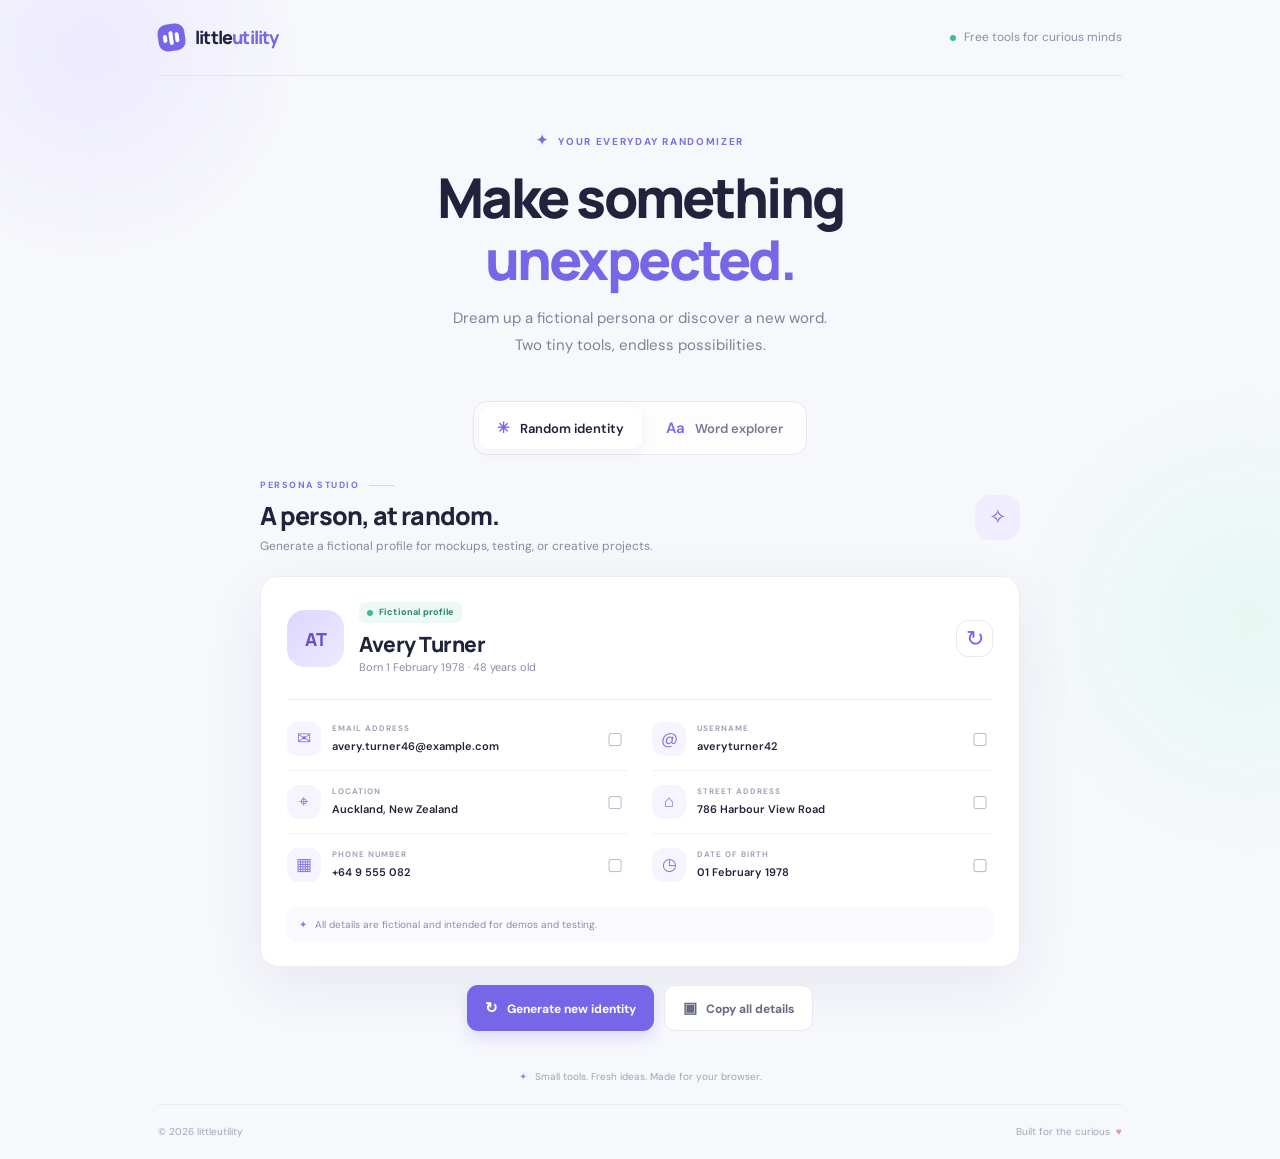
<file: public/index.html>
<!doctype html>
<html lang="en">
<head>
  <meta charset="utf-8">
  <meta name="viewport" content="width=device-width, initial-scale=1">
  <meta name="theme-color" content="#f7f8fc">
  <meta name="description" content="Generate fictional identity profiles and discover English words.">
  <title>Persona & Wordbook — Random Tools</title>
  <link rel="preconnect" href="https://fonts.googleapis.com">
  <link rel="preconnect" href="https://fonts.gstatic.com" crossorigin>
  <link href="https://fonts.googleapis.com/css2?family=DM+Sans:wght@400;500;600;700&family=Manrope:wght@400;500;600;700;800&display=swap" rel="stylesheet">
  <link rel="stylesheet" href="./styles.css">
  <script src="./supabase-config.js" defer></script>
  <script src="./app.js" defer></script>
</head>
<body>
  <div class="ambient ambient-one"></div><div class="ambient ambient-two"></div>
  <div class="app-shell">
    <header class="topbar">
      <a class="brand" href="#" aria-label="Persona and Wordbook home">
        <span class="brand-mark"><span></span><span></span><span></span></span>
        <span>little<span class="brand-accent">utility</span></span>
      </a>
      <div class="topbar-right"><span class="status-dot"></span><span>Free tools for curious minds</span></div>
    </header>

    <main>
      <section class="hero">
        <div class="eyebrow"><span class="sparkle">✦</span> YOUR EVERYDAY RANDOMIZER</div>
        <h1>Make something<br><span>unexpected.</span></h1>
        <p>Dream up a fictional persona or discover a new word.<br class="desktop-only"> Two tiny tools, endless possibilities.</p>
      </section>

      <nav class="tabs" aria-label="Choose a tool">
        <button class="tab active" data-tab="identity" type="button"><span class="tab-icon">✳</span> Random identity</button>
        <button class="tab" data-tab="words" type="button"><span class="tab-icon">Aa</span> Word explorer</button>
      </nav>

      <section class="tool-panel" id="identity-panel">
        <div class="panel-heading">
          <div><div class="section-kicker">PERSONA STUDIO <span class="kicker-line"></span></div><h2>A person, at random.</h2><p>Generate a fictional profile for mockups, testing, or creative projects.</p></div>
          <span class="round-icon lilac">✧</span>
        </div>
        <div class="profile-card">
          <div class="profile-top">
            <div class="avatar" id="avatar">AM</div>
            <div class="profile-title"><span class="pill"><span class="pill-dot"></span> Fictional profile</span><h3 id="full-name">Avery Morgan</h3><p id="profile-subtitle">Born 14 June 1994 · 32 years old</p></div>
            <button class="icon-button" id="generate-identity" title="Generate another identity" aria-label="Generate another identity">↻</button>
          </div>
          <div class="profile-divider"></div>
          <div class="details-grid">
            <div class="detail"><span class="detail-icon">✉</span><div><span class="detail-label">EMAIL ADDRESS</span><strong id="email">avery.morgan@example.com</strong></div><button class="copy-button" data-copy="email" aria-label="Copy email">▢</button></div>
            <div class="detail"><span class="detail-icon">@</span><div><span class="detail-label">USERNAME</span><strong id="username">averymorgan94</strong></div><button class="copy-button" data-copy="username" aria-label="Copy username">▢</button></div>
            <div class="detail"><span class="detail-icon">⌖</span><div><span class="detail-label">LOCATION</span><strong id="location">Portland, United States</strong></div><button class="copy-button" data-copy="location" aria-label="Copy location">▢</button></div>
            <div class="detail"><span class="detail-icon">⌂</span><div><span class="detail-label">STREET ADDRESS</span><strong id="address">248 Willow Lane</strong></div><button class="copy-button" data-copy="address" aria-label="Copy street address">▢</button></div>
            <div class="detail"><span class="detail-icon">▦</span><div><span class="detail-label">PHONE NUMBER</span><strong id="phone">+1 (202) 555-0148</strong></div><button class="copy-button" data-copy="phone" aria-label="Copy phone number">▢</button></div>
            <div class="detail"><span class="detail-icon">◷</span><div><span class="detail-label">DATE OF BIRTH</span><strong id="birthdate">14 June 1994</strong></div><button class="copy-button" data-copy="birthdate" aria-label="Copy date of birth">▢</button></div>
          </div>
          <div class="profile-foot"><span>✦</span> All details are fictional and intended for demos and testing.</div>
        </div>
        <div class="action-row"><button class="primary-button" id="generate-identity-bottom"><span>↻</span> Generate new identity</button><button class="secondary-button" id="copy-all"><span>▣</span> Copy all details</button></div>
      </section>

      <section class="tool-panel hidden" id="words-panel">
        <div class="panel-heading">
          <div><div class="section-kicker">WORD EXPLORER <span class="kicker-line"></span></div><h2>Meet a new word.</h2><p>Choose your Supabase word bank, a local word file, or random strings made from the 26 English letters.</p></div>
          <span class="round-icon mint">Aa</span>
        </div>
        <div class="word-mode-row">
          <label for="word-mode">Generation mode</label>
          <select id="word-mode" class="word-mode-select">
            <option value="database">Supabase word bank</option>
            <option value="local">Local words.txt</option>
            <option value="letters">Random letters (a–z)</option>
          </select>
          <label for="letter-length" id="letter-length-label">Length</label>
          <input id="letter-length" class="letter-length-input" type="number" min="1" max="100" value="8" inputmode="numeric">
        </div>
        <div class="word-search">
          <label class="sr-only" for="word-input">Search an English word</label>
          <span class="search-symbol">⌕</span>
          <input id="word-input" type="search" placeholder="Search any English word…" autocomplete="off">
          <button id="search-word" class="search-button" type="button">Search</button>
        </div>
        <div class="word-card">
          <div class="word-card-top"><span class="pill pill-green"><span class="pill-dot"></span> WORD FROM YOUR LIST</span><button class="icon-button" id="random-word" title="Discover a random word" aria-label="Discover a random word">↻</button></div>
          <div id="word-loading" class="loading hidden"><span class="spinner"></span> Loading your word list…</div>
          <div id="word-content">
            <div class="word-heading"><div><h3 id="word-title">serendipity</h3><div class="phonetic" id="phonetic">/ˌser.ənˈdɪp.ə.ti/</div></div><button class="audio-button" id="play-audio" title="Pronunciation audio unavailable for word-list-only data" aria-label="Pronunciation audio unavailable" disabled>▶</button></div>
            <div class="word-meta"><span class="part-of-speech" id="part-of-speech">Word list</span><span class="word-source" id="word-source">Local file</span></div>
            <div class="definition-block"><span class="detail-label">WORD LIST</span><p id="definition">This word was loaded from your local vocabulary file.</p></div>
            <div class="example-block"><span class="example-mark">✦</span><div><span class="detail-label">NOTE</span><p id="example">Your file contains words only, so definitions, examples, and audio are not available.</p></div></div>
          </div>
          <div id="word-error" class="error-message hidden" role="status"></div>
          <div class="word-card-foot"><span id="word-count">Loading local word list…</span><button class="text-button" id="copy-word">Copy word ↗</button></div>
        </div>
        <div class="word-hint"><span class="hint-icon">✦</span><div><strong>Stay curious.</strong><p>Replace public/words.txt with your own word file. Configure Supabase in public/supabase-config.js and run the SQL in supabase-setup.sql, or use local words.txt. Random-letter mode works offline.</p></div></div>
      </section>

      <section class="bottom-note"><span class="note-star">✦</span><span>Small tools. Fresh ideas. Made for your browser.</span></section>
    </main>
    <footer><span>© <span id="year"></span> littleutility</span><span>Built for the curious <span class="heart">♥</span></span></footer>
  </div>
  <div class="toast" id="toast" role="status" aria-live="polite"></div>
</body>
</html>
</file>
<file: public/styles.css>
:root{--ink:#20233b;--muted:#85899f;--line:#ececf4;--purple:#7767e8;--purple-dark:#6554d7;--bg:#f7f8fc;--green:#249b76;--shadow:0 18px 60px rgba(39,38,85,.075)}
*{box-sizing:border-box}html{min-height:100%;scroll-behavior:smooth}body{margin:0;background:var(--bg);color:var(--ink);font-family:"DM Sans",sans-serif;font-size:14px;line-height:1.55;overflow-x:hidden}.ambient{position:fixed;z-index:-1;pointer-events:none;border-radius:50%;filter:blur(2px);opacity:.7}.ambient-one{width:420px;height:420px;background:radial-gradient(circle,#e8e4ff 0,rgba(232,228,255,0) 70%);top:-160px;left:-120px}.ambient-two{width:480px;height:480px;background:radial-gradient(circle,#dff8f0 0,rgba(223,248,240,0) 70%);right:-210px;top:380px}.app-shell{max-width:1020px;margin:0 auto;padding:0 28px}.topbar{height:76px;display:flex;align-items:center;justify-content:space-between;border-bottom:1px solid rgba(222,224,237,.8)}.brand{display:flex;align-items:center;gap:10px;text-decoration:none;color:var(--ink);font-family:Manrope,sans-serif;font-size:18px;font-weight:800;letter-spacing:-.8px}.brand-accent{color:var(--purple)}.brand-mark{display:flex;align-items:center;gap:2px;width:27px;height:27px;padding:5px;border-radius:9px;background:#7767e8;transform:rotate(-8deg)}.brand-mark span{display:block;width:4px;border-radius:4px;background:#fff}.brand-mark span:nth-child(1){height:8px}.brand-mark span:nth-child(2){height:14px}.brand-mark span:nth-child(3){height:10px}.topbar-right{display:flex;align-items:center;gap:8px;color:#8b8ea3;font-size:12px}.status-dot,.pill-dot{width:6px;height:6px;border-radius:50%;background:#3bbf91;display:inline-block}.hero{text-align:center;padding:54px 0 27px}.eyebrow,.section-kicker{font-size:10px;letter-spacing:1.65px;font-weight:700;color:#7c70dd}.sparkle{font-size:14px;margin-right:5px}h1,h2,h3,p{margin-top:0}h1{font-family:Manrope,sans-serif;font-size:clamp(37px,5vw,55px);line-height:1.13;letter-spacing:-2.5px;margin:14px 0 15px;font-weight:800}h1 span{color:var(--purple)}.hero p{color:#7f839a;font-size:15px;line-height:1.8;margin-bottom:0}.tabs{display:flex;justify-content:center;gap:6px;margin:15px auto 24px;padding:5px;border:1px solid #e8e8f2;background:rgba(255,255,255,.75);border-radius:14px;width:max-content;max-width:100%}.tab{border:0;background:transparent;color:#777b91;padding:11px 18px;border-radius:10px;font:600 13px "DM Sans",sans-serif;cursor:pointer;transition:.2s;white-space:nowrap}.tab.active{background:#fff;color:var(--ink);box-shadow:0 3px 12px #27234b12}.tab-icon{font-size:15px;margin-right:7px;color:var(--purple)}.tool-panel{max-width:760px;margin:0 auto;animation:rise .35s ease}.hidden{display:none!important}@keyframes rise{from{opacity:0;transform:translateY(7px)}to{opacity:1;transform:translateY(0)}}.panel-heading{display:flex;align-items:center;justify-content:space-between;margin-bottom:20px}.section-kicker{display:flex;align-items:center;gap:10px;font-size:9px;letter-spacing:1.5px}.kicker-line{width:25px;height:1px;background:#d6d1ff}.panel-heading h2{font:800 25px Manrope,sans-serif;letter-spacing:-.9px;margin:5px 0 4px}.panel-heading p{color:#85899d;font-size:12px;margin:0}.round-icon{width:45px;height:45px;display:grid;place-items:center;border-radius:15px;font-size:21px;flex-shrink:0}.lilac{background:#efedff;color:#7969e7}.mint{background:#e1f7ef;color:#249b76}.profile-card,.word-card{background:rgba(255,255,255,.93);border:1px solid #ededf5;border-radius:19px;box-shadow:var(--shadow);padding:24px 26px}.profile-top{display:flex;align-items:center;gap:15px}.avatar{width:57px;height:57px;border-radius:18px;display:grid;place-items:center;background:linear-gradient(135deg,#dcd7ff,#eeeaff);color:#6454c9;font:800 18px Manrope,sans-serif;letter-spacing:-.5px;flex-shrink:0}.profile-title{flex:1;min-width:0}.pill{display:inline-flex;align-items:center;gap:6px;padding:4px 8px;border-radius:6px;background:#edf9f4;color:#268768;font-size:9px;font-weight:700;letter-spacing:.15px}.profile-title h3{font:800 21px Manrope,sans-serif;letter-spacing:-.5px;margin:7px 0 1px}.profile-title p{font-size:11px;color:#888ca0;margin:0}.icon-button{width:37px;height:37px;border-radius:12px;border:1px solid #eae9f4;background:#fff;color:#7767e8;font-size:22px;cursor:pointer;transition:transform .25s,background .2s;flex-shrink:0}.icon-button:hover{background:#f5f3ff;transform:rotate(35deg)}.profile-divider{height:1px;background:var(--line);margin:22px 0 8px}.details-grid{display:grid;grid-template-columns:1fr 1fr;column-gap:24px}.detail{display:flex;align-items:center;gap:11px;padding:14px 0;min-width:0;border-bottom:1px solid #f1f1f7}.detail:nth-last-child(-n+2){border-bottom:0}.detail-icon{width:34px;height:34px;display:grid;place-items:center;border-radius:11px;background:#f6f5ff;color:#8173de;font-size:17px;flex-shrink:0}.detail>div{min-width:0;flex:1}.detail-label{display:block;color:#a0a3b4;font-size:8px;letter-spacing:1px;font-weight:700;margin-bottom:4px}.detail strong{font-size:11px;font-weight:600;display:block;overflow-wrap:anywhere}.copy-button{border:0;background:transparent;color:#b5b6c7;cursor:pointer;font-size:17px;padding:5px}.copy-button:hover{color:var(--purple)}.profile-foot{margin-top:11px;padding:10px 12px;border-radius:9px;background:#faf9ff;color:#8e8ba8;font-size:10px}.profile-foot span{color:#8b7ae8;margin-right:5px}.action-row{display:flex;justify-content:center;gap:10px;margin:18px 0 0}.primary-button,.secondary-button,.search-button{border:0;border-radius:11px;padding:12px 18px;font:700 12px "DM Sans",sans-serif;cursor:pointer;transition:transform .15s,box-shadow .15s}.primary-button{background:var(--purple);color:white;box-shadow:0 7px 15px #7767e833}.primary-button:hover{background:var(--purple-dark);transform:translateY(-1px);box-shadow:0 9px 20px #7767e83d}.primary-button span,.secondary-button span{margin-right:6px;font-size:15px}.secondary-button{background:white;border:1px solid #e8e8f1;color:#656981}.secondary-button:hover{background:#faf9ff}.word-search{display:flex;align-items:center;gap:10px;padding:7px 7px 7px 14px;background:#fff;border:1px solid #e9e9f3;border-radius:13px;margin-bottom:15px;box-shadow:0 5px 20px #2a28540a}.search-symbol{font-size:25px;color:#9991e8;line-height:1}.word-search input{flex:1;min-width:0;border:0;outline:0;background:transparent;font:13px "DM Sans",sans-serif;color:var(--ink)}.word-search input::placeholder{color:#b0b2c1}.search-button{background:#7869e7;color:white;padding:10px 17px}.word-card{padding:22px 26px}.word-card-top,.word-card-foot{display:flex;justify-content:space-between;align-items:center}.pill-green{background:#e9f8f2;color:#23966f}.word-heading{display:flex;align-items:center;justify-content:space-between;margin:23px 0 8px}.word-heading h3{font:800 36px Manrope,sans-serif;letter-spacing:-1.4px;margin:0 0 2px;overflow-wrap:anywhere}.phonetic{font-size:13px;color:#9295a9}.audio-button{width:43px;height:43px;border:0;border-radius:50%;background:#f0edff;color:#7868e7;cursor:pointer;font-size:14px;padding-left:4px}.audio-button:hover{background:#e5e0ff}.word-meta{display:flex;align-items:center;gap:10px;margin:16px 0 21px}.part-of-speech{font-size:10px;font-weight:700;font-style:italic;color:#6e60d0;background:#f0eeff;padding:4px 9px;border-radius:6px}.word-source{font-size:10px;color:#a0a3b4}.definition-block p,.example-block p{font-size:13px;color:#555970;line-height:1.75;margin:6px 0 0}.example-block{display:flex;gap:10px;margin-top:19px;padding:14px 15px;background:#f8f8fd;border-radius:11px}.example-mark{font:32px Georgia,serif;color:#a69bf1;line-height:1}.example-block .detail-label{margin-top:2px}.word-card-foot{border-top:1px solid #f0f0f6;margin-top:22px;padding-top:14px;color:#a2a5b5;font-size:10px}.text-button{background:transparent;border:0;color:#7668dc;font:600 10px "DM Sans",sans-serif;cursor:pointer}.word-hint{display:flex;gap:12px;align-items:flex-start;padding:17px 4px;margin-top:10px}.hint-icon{display:grid;place-items:center;width:27px;height:27px;background:#e6f8f1;color:#2b9b77;border-radius:9px;flex-shrink:0}.word-hint strong{font-size:11px}.word-hint p{color:#8a8ea1;font-size:11px;margin:3px 0 0}.loading{display:flex;align-items:center;gap:9px;color:#8d90a5;padding:25px 0}.spinner{width:17px;height:17px;border:2px solid #e6e2ff;border-top-color:#7868e7;border-radius:50%;animation:spin .7s linear infinite}@keyframes spin{to{transform:rotate(360deg)}}.error-message{padding:15px;background:#fff4f3;border:1px solid #ffe3df;color:#ad4c45;border-radius:10px;font-size:12px;line-height:1.6}.bottom-note{display:flex;align-items:center;justify-content:center;gap:8px;color:#a0a3b4;font-size:10px;margin:38px 0 19px}.note-star{color:#9b8ef0}footer{height:55px;border-top:1px solid #e9eaf2;display:flex;justify-content:space-between;align-items:center;color:#a2a5b5;font-size:10px}.heart{color:#df8fba;margin-left:3px}.toast{position:fixed;bottom:24px;left:50%;transform:translate(-50%,20px);opacity:0;pointer-events:none;padding:11px 17px;background:#24243c;color:#fff;border-radius:10px;font-size:12px;box-shadow:0 8px 30px #17162b33;transition:.25s;z-index:10;max-width:calc(100vw - 30px);text-align:center}.toast.show{opacity:1;transform:translate(-50%,0)}.sr-only{position:absolute;width:1px;height:1px;padding:0;margin:-1px;overflow:hidden;clip:rect(0,0,0,0);white-space:nowrap;border:0}
@media(max-width:650px){.app-shell{padding:0 16px}.topbar{height:65px}.topbar-right{font-size:10px}.hero{padding:42px 0 22px}h1{font-size:42px;letter-spacing:-1.8px}.hero p{font-size:13px}.tabs{width:100%;display:grid;grid-template-columns:1fr 1fr}.tab{padding:10px 7px;font-size:12px}.panel-heading h2{font-size:22px}.panel-heading p{font-size:11px;max-width:285px}.round-icon{width:39px;height:39px}.profile-card,.word-card{padding:18px 16px;border-radius:16px}.profile-top{gap:11px}.avatar{width:49px;height:49px;border-radius:15px;font-size:16px}.profile-title h3{font-size:17px}.profile-title p{font-size:10px}.icon-button{width:34px;height:34px}.details-grid{grid-template-columns:1fr;column-gap:0}.detail:nth-last-child(2){border-bottom:1px solid #f1f1f7}.detail:last-child{border-bottom:0}.detail{padding:12px 0}.detail strong{font-size:12px}.action-row{flex-direction:column}.action-row button{width:100%}.word-heading h3{font-size:32px}.word-card-foot{gap:10px;align-items:flex-start}.word-card-foot span,.text-button{font-size:9px}.desktop-only{display:none}.bottom-note{margin-top:30px}footer{font-size:9px}}
@media(prefers-reduced-motion:reduce){*,*::before,*::after{animation-duration:.01ms!important;transition-duration:.01ms!important;scroll-behavior:auto!important}}

.word-mode-row{display:flex;align-items:center;gap:12px;flex-wrap:wrap;margin:0 0 16px;padding:14px 16px;border:1px solid var(--line,#e7e8ef);border-radius:14px;background:rgba(255,255,255,.7)}
.word-mode-row label{font-size:13px;font-weight:700;color:var(--muted,#73778b)}
.word-mode-select,.letter-length-input{font:inherit;border:1px solid #dedfea;background:#fff;border-radius:10px;padding:10px 12px;color:#292b3c;max-width:100%}
.word-mode-select{flex:1;min-width:180px}.letter-length-input{width:82px}
@media(max-width:520px){.word-mode-row{gap:8px}.word-mode-select{flex-basis:100%;order:2}.word-mode-row label:first-child{order:1}.letter-length-input{width:70px}}
</file>
